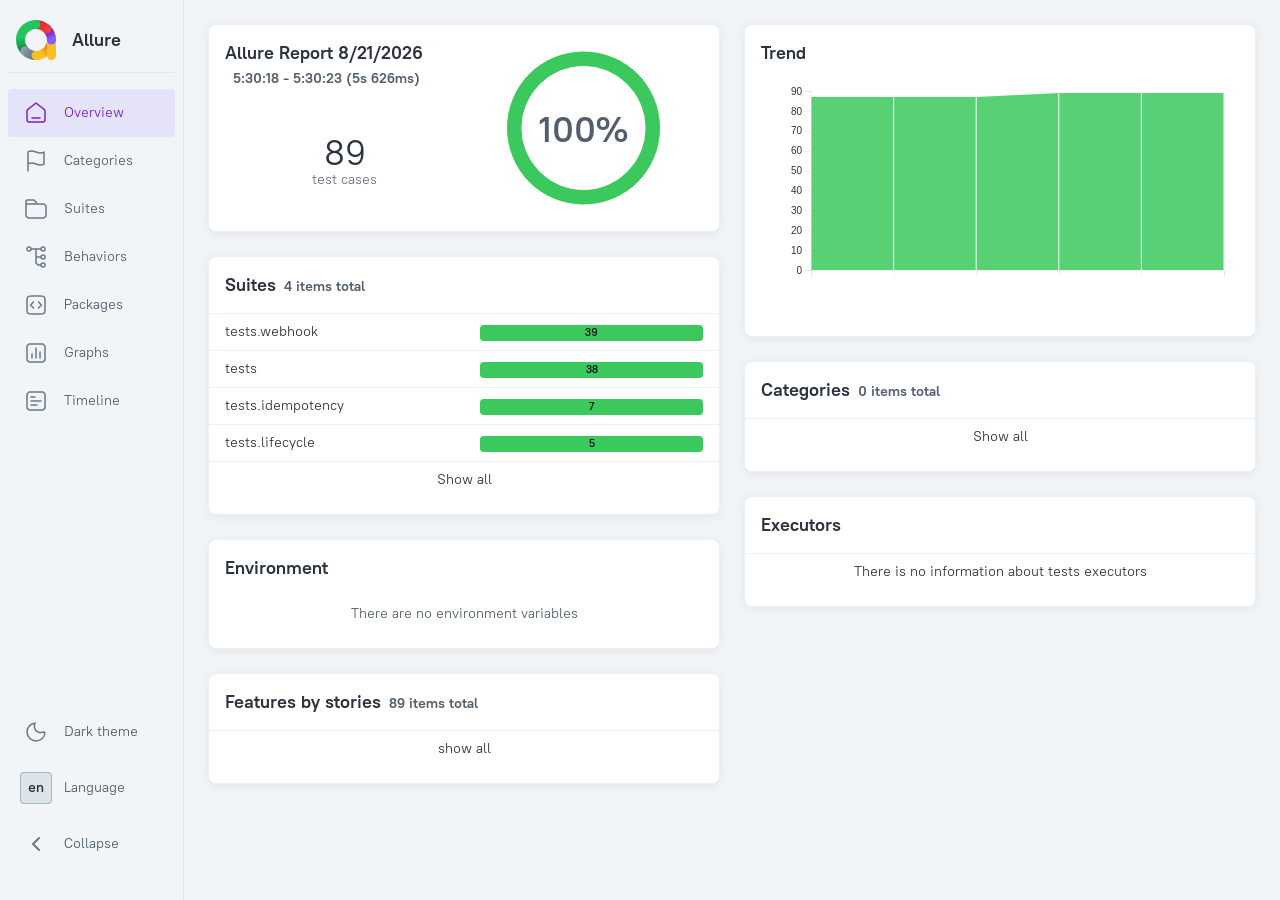
<file: index.html>
<!DOCTYPE html>
<html dir="ltr" lang="en">
<head>
    <meta charset="utf-8">
    <meta name="allure-report-uuid" content="eaee846d-48d4-4515-b74a-69005dbeb860">
    <title>Allure Report</title>
    <link rel="icon" href="assets/favicon-BDLHVmV7.ico">
    <!-- allure-core-head:start -->
    <!-- allure-core-head:end -->
</head>
<body>
    <div id="alert"></div>
    <div id="content">
        <span class="spinner">
            <span class="spinner__circle"></span>
        </span>
    </div>
    <div id="popup"></div>
    <!-- allure-core-body:start -->
    <script>
        window.__allureCoreLoaded = new Promise(function (resolve, reject) {
        window.__allureResolveCoreLoaded = resolve;
        window.__allureRejectCoreLoaded = reject;
    });
    </script>
    <script src="assets/index-CxrWfNlX.js"></script>
    <script>
        if (typeof window.__allureResolveCoreLoaded === "function") {
            window.__allureResolveCoreLoaded([]);
        }
    </script>
    <!-- allure-core-body:end -->
    <script async src="https://www.googletagmanager.com/gtag/js?id=G-FVWC4GKEYS"></script>
    <script>
        window.dataLayer = window.dataLayer || [];
        function gtag(){dataLayer.push(arguments);}
        gtag('js', new Date());
        gtag('config', 'G-FVWC4GKEYS', {
          'allureVersion': '2.45.0',
          'reportUuid': 'eaee846d-48d4-4515-b74a-69005dbeb860',
          'single_file': false
        });
    </script>
</body>
</html>
</file>
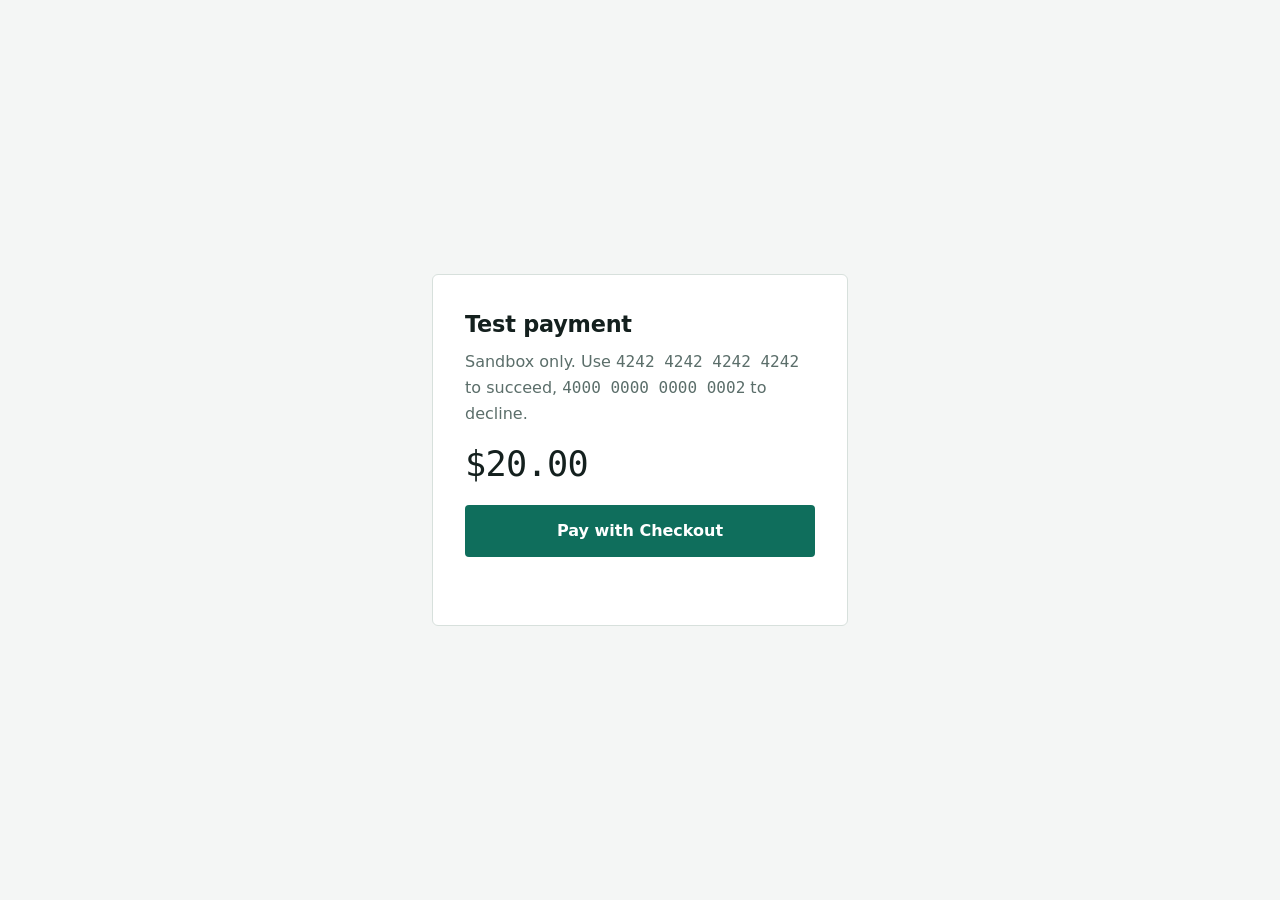
<file: web/index.html>
<!doctype html>
<html lang="en">
<head>
<meta charset="utf-8">
<meta name="viewport" content="width=device-width, initial-scale=1">
<title>Pay · stripe-reconciler</title>
<link rel="stylesheet" href="_style.css">
</head>
<body>
<main>
  <h1>Test payment</h1>
  <p>Sandbox only. Use <code>4242 4242 4242 4242</code> to succeed, <code>4000 0000 0000 0002</code> to decline.</p>
  <p class="amount">$20.00</p>
  <button id="pay" type="button">Pay with Checkout</button>
  <p class="status" id="status" role="status" aria-live="polite"></p>
</main>
<script>
  const button = document.getElementById("pay");
  const status = document.getElementById("status");

  button.addEventListener("click", async () => {
    button.disabled = true;
    status.textContent = "";
    try {
      const response = await fetch("/payments", {
        method: "POST",
        headers: { "Content-Type": "application/json" },
        body: JSON.stringify({ mode: "checkout", amount: 2000, currency: "usd" }),
      });
      const body = await response.json().catch(() => ({}));
      if (!response.ok) {
        status.textContent = (body.detail || response.status) + "";
        button.disabled = false;
        return;
      }
      window.location.href = body.url;
    } catch (error) {
      status.textContent = "Could not reach the service.";
      button.disabled = false;
    }
  });
</script>
</body>
</html>
</file>
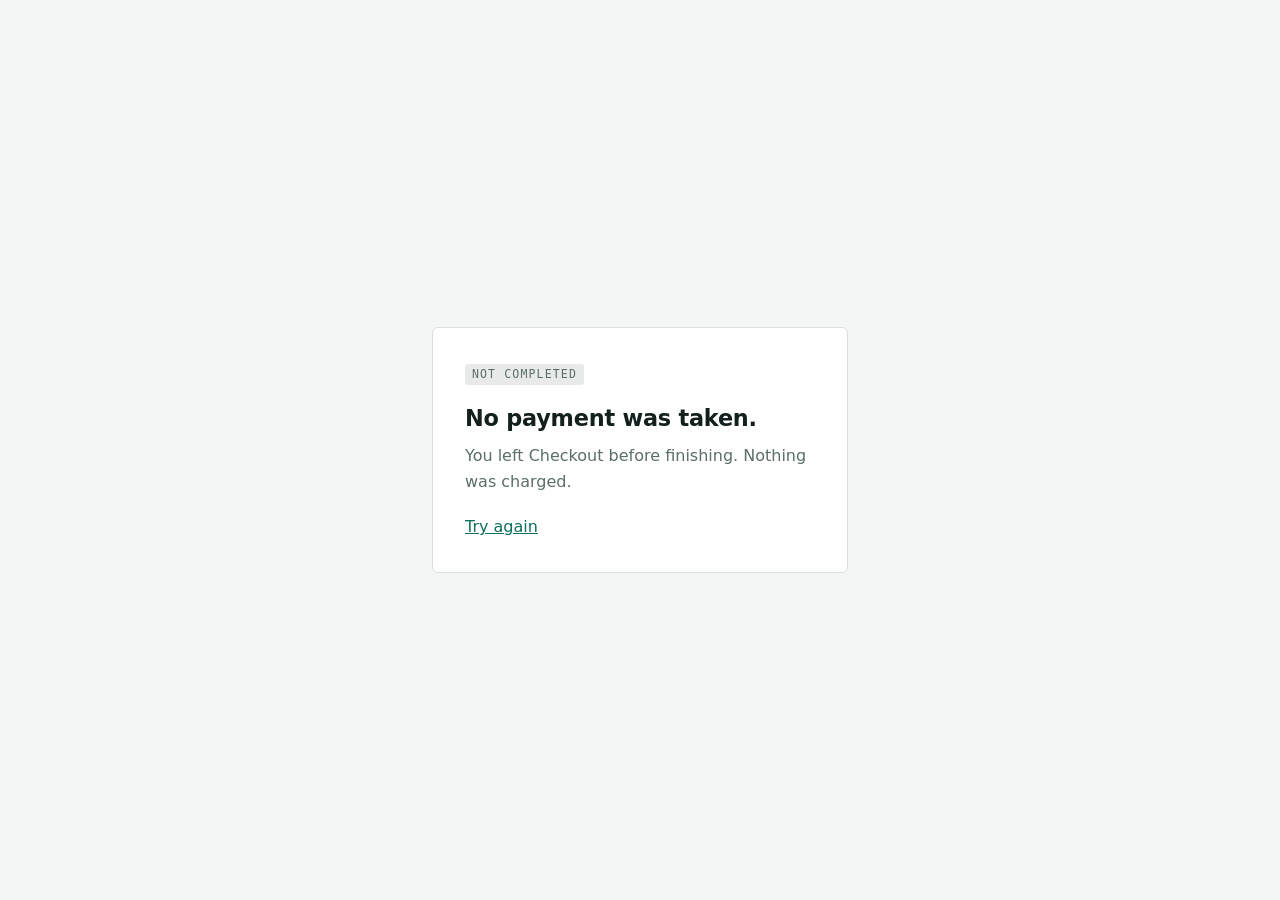
<file: web/cancel.html>
<!doctype html>
<html lang="en">
<head>
<meta charset="utf-8">
<meta name="viewport" content="width=device-width, initial-scale=1">
<title>Cancelled · stripe-reconciler</title>
<link rel="stylesheet" href="_style.css">
</head>
<body>
<main>
  <span class="badge off" data-testid="outcome">Not completed</span>
  <h1>No payment was taken.</h1>
  <p>You left Checkout before finishing. Nothing was charged.</p>
  <p><a href=".">Try again</a></p>
</main>
</body>
</html>
</file>
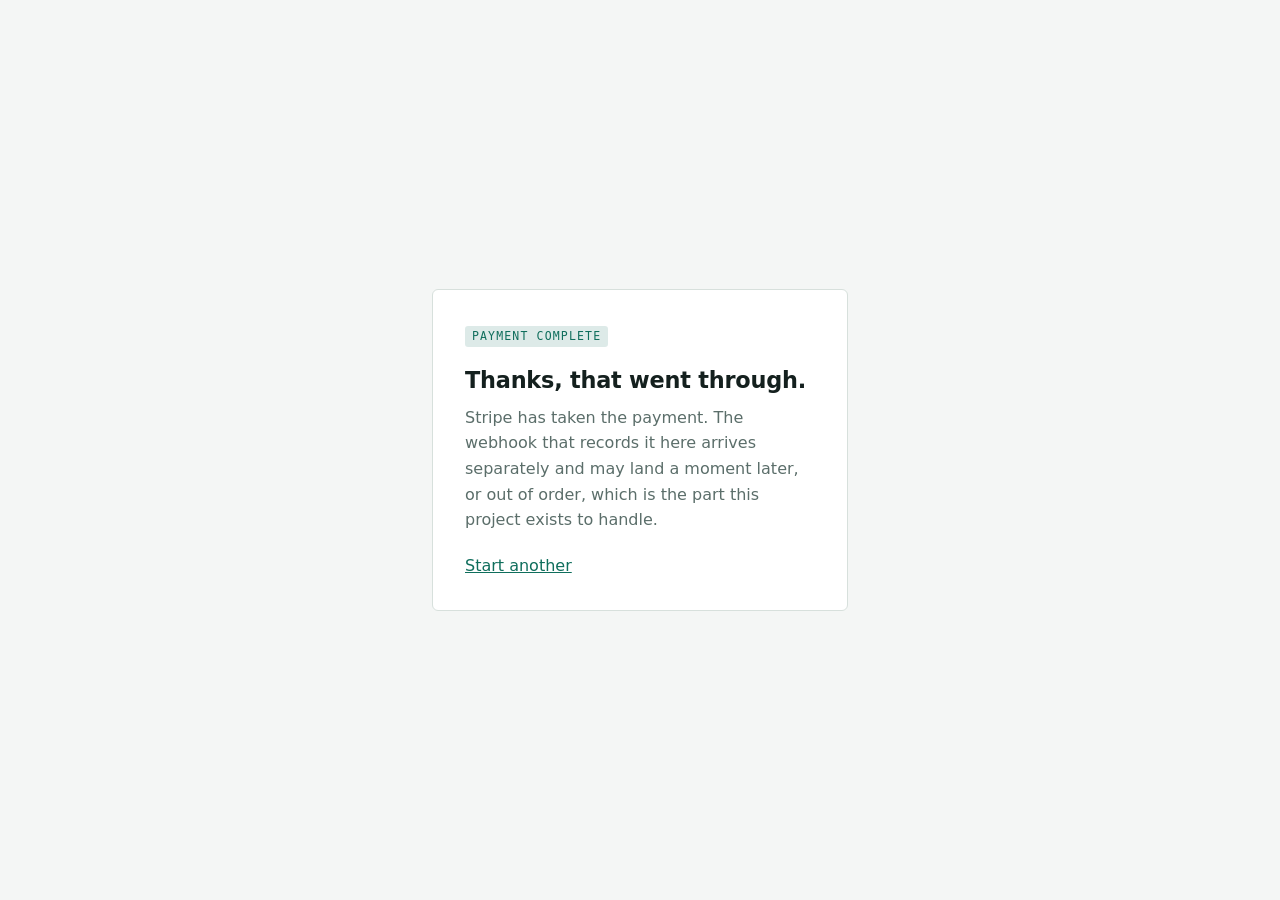
<file: web/success.html>
<!doctype html>
<html lang="en">
<head>
<meta charset="utf-8">
<meta name="viewport" content="width=device-width, initial-scale=1">
<title>Paid · stripe-reconciler</title>
<link rel="stylesheet" href="_style.css">
</head>
<body>
<main>
  <span class="badge ok" data-testid="outcome">Payment complete</span>
  <h1>Thanks, that went through.</h1>
  <p>Stripe has taken the payment. The webhook that records it here arrives separately and may land a moment later, or out of order, which is the part this project exists to handle.</p>
  <p><a href=".">Start another</a></p>
</main>
</body>
</html>
</file>
<file: web/_style.css>
/* Shared by the three demo pages. Minimal on purpose: this stage's job is the
   browser flow, not the front end. */
:root {
  color-scheme: light dark;
  --ground: #f4f6f5;
  --card: #ffffff;
  --ink: #14201e;
  --muted: #5b6e6a;
  --rule: #d7e0dc;
  --accent: #0f6e5c;
  --alert: #8c3b2e;
}
@media (prefers-color-scheme: dark) {
  :root {
    --ground: #0d1513;
    --card: #151f1d;
    --ink: #e4ebe8;
    --muted: #8da09b;
    --rule: #24322e;
    --accent: #52c0a4;
    --alert: #d97a66;
  }
}
* { box-sizing: border-box; }
body {
  margin: 0;
  min-height: 100vh;
  display: grid;
  place-items: center;
  padding: 1.5rem;
  background: var(--ground);
  color: var(--ink);
  font: 16px/1.6 ui-sans-serif, system-ui, -apple-system, "Segoe UI", sans-serif;
}
main {
  width: 100%;
  max-width: 26rem;
  background: var(--card);
  border: 1px solid var(--rule);
  border-radius: 6px;
  padding: 2rem;
}
h1 { margin: 0 0 .4rem; font-size: 1.4rem; letter-spacing: -.01em; }
p { margin: 0 0 1.25rem; color: var(--muted); }
p:last-child { margin-bottom: 0; }
.amount {
  font: 500 2.2rem/1 ui-monospace, SFMono-Regular, Menlo, monospace;
  letter-spacing: -.02em;
  margin: 0 0 1.5rem;
  color: var(--ink);
}
button {
  width: 100%;
  padding: .8rem 1rem;
  font: inherit;
  font-weight: 600;
  color: #fff;
  background: var(--accent);
  border: 0;
  border-radius: 4px;
  cursor: pointer;
}
button:hover:not(:disabled) { filter: brightness(1.08); }
button:disabled { opacity: .6; cursor: progress; }
button:focus-visible, a:focus-visible { outline: 2px solid var(--accent); outline-offset: 3px; }
.status {
  margin-top: 1rem;
  font-size: .9rem;
  color: var(--alert);
  min-height: 1.4em;
  font-family: ui-monospace, SFMono-Regular, Menlo, monospace;
}
.badge {
  display: inline-block;
  font: 500 .72rem/1 ui-monospace, SFMono-Regular, Menlo, monospace;
  letter-spacing: .1em;
  text-transform: uppercase;
  padding: .4em .6em;
  border-radius: 3px;
  margin-bottom: 1rem;
}
.badge.ok { color: var(--accent); background: color-mix(in srgb, var(--accent) 14%, transparent); }
.badge.off { color: var(--muted); background: color-mix(in srgb, var(--muted) 14%, transparent); }
a { color: var(--accent); }
</file>
